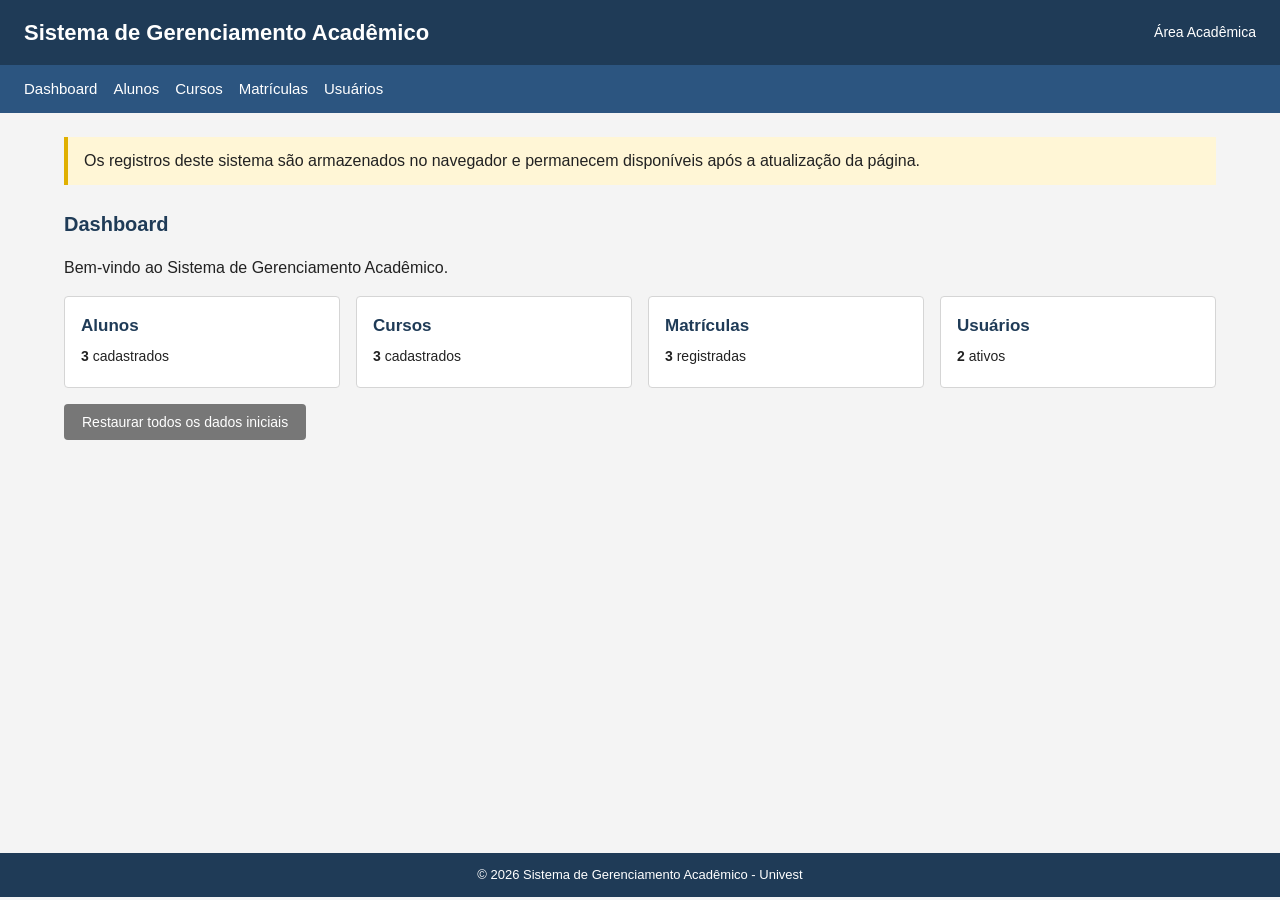
<file: index.html>
<!DOCTYPE html>
<html lang="pt-br">
<head>
    <meta charset="UTF-8">
    <meta name="viewport" content="width=device-width, initial-scale=1.0">
    <title>Dashboard | Sistema Acadêmico</title>
    <link rel="stylesheet" href="css/style.css">
</head>
<body>
    <header class="cabecalho">
        <h1>Sistema de Gerenciamento Acadêmico</h1>
        <span>Área Acadêmica</span>
    </header>
    <nav aria-label="Navegação principal">
        <ul>
            <li><a href="index.html">Dashboard</a></li>
            <li><a href="alunos.html">Alunos</a></li>
            <li><a href="cursos.html">Cursos</a></li>
            <li><a href="matriculas.html">Matrículas</a></li>
            <li><a href="usuarios.html">Usuários</a></li>
        </ul>
    </nav>

    <main>
        <aside class="aviso">
            <p>Os registros deste sistema são armazenados no navegador e permanecem disponíveis após a atualização da página.</p>
        </aside>
        <section id="dashboard">
            <h2>Dashboard</h2>
            <p>Bem-vindo ao Sistema de Gerenciamento Acadêmico.</p>
            <div class="cards">
                <article class="card">
                    <h3>Alunos</h3>
                    <p><strong id="total-alunos">0</strong> cadastrados</p>
                </article>
                <article class="card">
                    <h3>Cursos</h3>
                    <p><strong id="total-cursos">0</strong> cadastrados</p>
                </article>
                <article class="card">
                    <h3>Matrículas</h3>
                    <p><strong id="total-matriculas">0</strong> registradas</p>
                </article>
                <article class="card">
                    <h3>Usuários</h3>
                    <p><strong id="total-usuarios-ativos">0</strong> ativos</p>
                </article>
            </div>
            <div class="acoes acoes-inicio">
                <button type="button" id="btn-restaurar-todos" class="botao-secundario">Restaurar todos os dados iniciais</button>
            </div>
            <p id="mensagem-dashboard" class="mensagem" aria-live="polite"></p>
        </section>
    </main>
    <footer>
        <p>&copy; 2026 Sistema de Gerenciamento Acadêmico - Univest</p>
    </footer>
    <script src="js/dados.js"></script>
    <script src="js/storage.js"></script>
    <script src="js/app.js"></script>
</body>
</html>
</file>
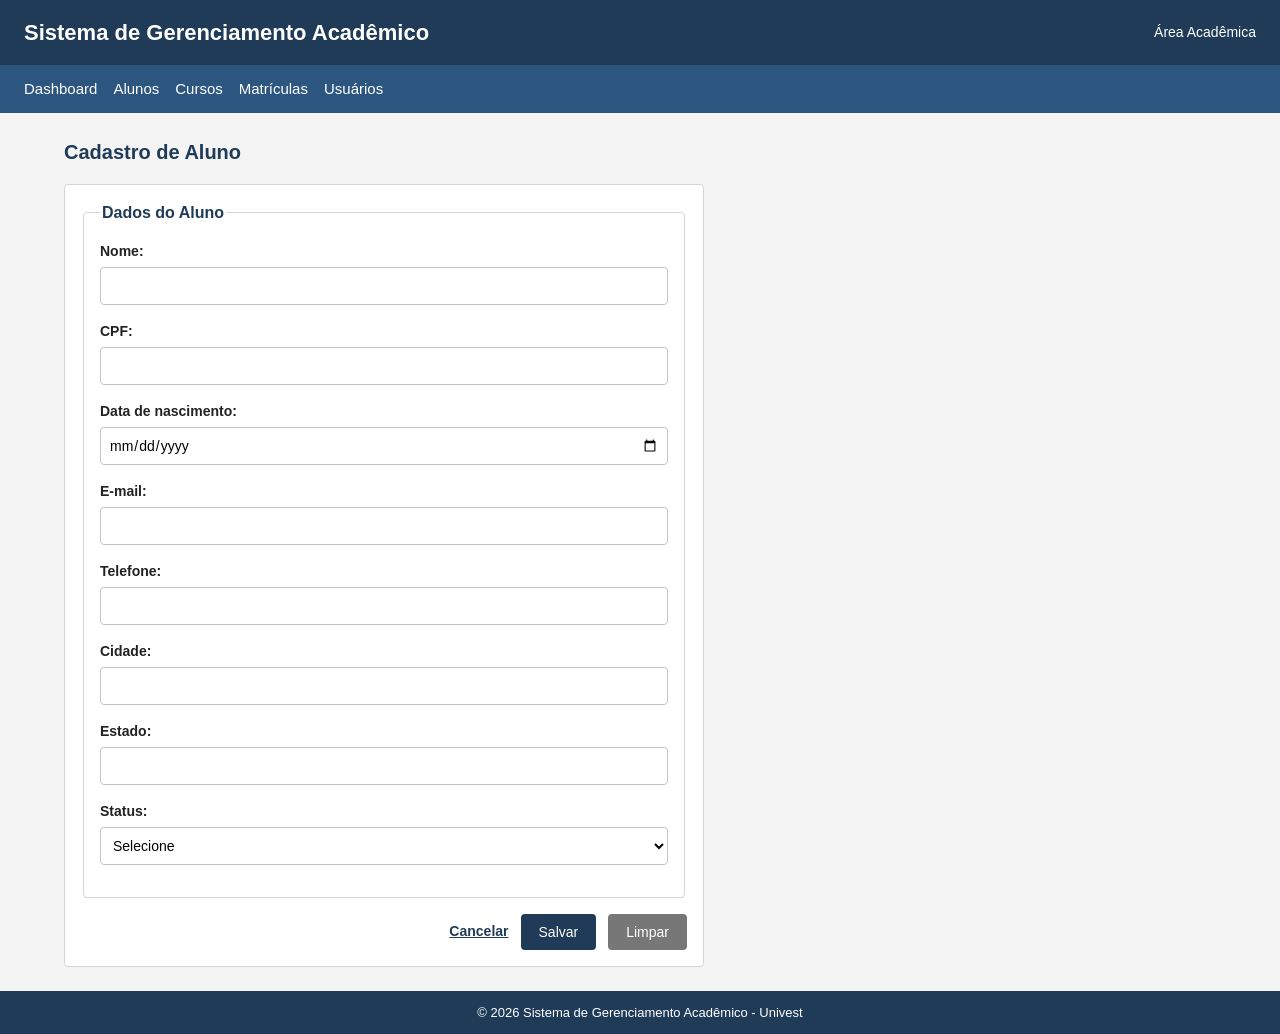
<file: aluno-form.html>
<!DOCTYPE html>
<html lang="pt-br">
<head>
    <meta charset="UTF-8">
    <meta name="viewport" content="width=device-width, initial-scale=1.0">
    <title>Cadastro de Aluno | Sistema Acadêmico</title>
    <link rel="stylesheet" href="css/style.css">
</head>
<body>
    <header class="cabecalho">
        <h1>Sistema de Gerenciamento Acadêmico</h1>
        <span>Área Acadêmica</span>
    </header>
    <nav aria-label="Navegação principal">
        <ul>
            <li><a href="index.html">Dashboard</a></li>
            <li><a href="alunos.html">Alunos</a></li>
            <li><a href="cursos.html">Cursos</a></li>
            <li><a href="matriculas.html">Matrículas</a></li>
            <li><a href="usuarios.html">Usuários</a></li>
        </ul>
    </nav>

    <main>
        <h2 id="titulo-form-aluno">Cadastro de Aluno</h2>
        <form id="form-aluno">
            <input type="hidden" id="aluno-id" name="id">
            <fieldset>
                <legend>Dados do Aluno</legend>
                <p>
                    <label for="aluno-nome">Nome:</label>
                    <input type="text" id="aluno-nome" name="nome" minlength="3" required>
                </p>
                <p>
                    <label for="aluno-cpf">CPF:</label>
                    <input type="text" id="aluno-cpf" name="cpf" maxlength="14" required>
                </p>
                <p>
                    <label for="aluno-nascimento">Data de nascimento:</label>
                    <input type="date" id="aluno-nascimento" name="nascimento">
                </p>
                <p>
                    <label for="aluno-email">E-mail:</label>
                    <input type="email" id="aluno-email" name="email" required>
                </p>
                <p>
                    <label for="aluno-telefone">Telefone:</label>
                    <input type="tel" id="aluno-telefone" name="telefone">
                </p>
                <p>
                    <label for="aluno-cidade">Cidade:</label>
                    <input type="text" id="aluno-cidade" name="cidade">
                </p>
                <p>
                    <label for="aluno-estado">Estado:</label>
                    <input type="text" id="aluno-estado" name="estado" maxlength="2">
                </p>
                <p>
                    <label for="aluno-status">Status:</label>
                    <select id="aluno-status" name="status" required>
                        <option value="">Selecione</option>
                        <option value="ativo">Ativo</option>
                        <option value="inativo">Inativo</option>
                    </select>
                </p>
            </fieldset>
            <div class="acoes">
                <a class="link-acao" href="alunos.html">Cancelar</a>
                <button type="submit">Salvar</button>
                <button type="reset" class="botao-secundario">Limpar</button>
            </div>
        </form>
    </main>
    <footer>
        <p>&copy; 2026 Sistema de Gerenciamento Acadêmico - Univest</p>
    </footer>
    <script src="js/dados.js"></script>
    <script src="js/storage.js"></script>
    <script src="js/app.js"></script>
</body>
</html>
</file>
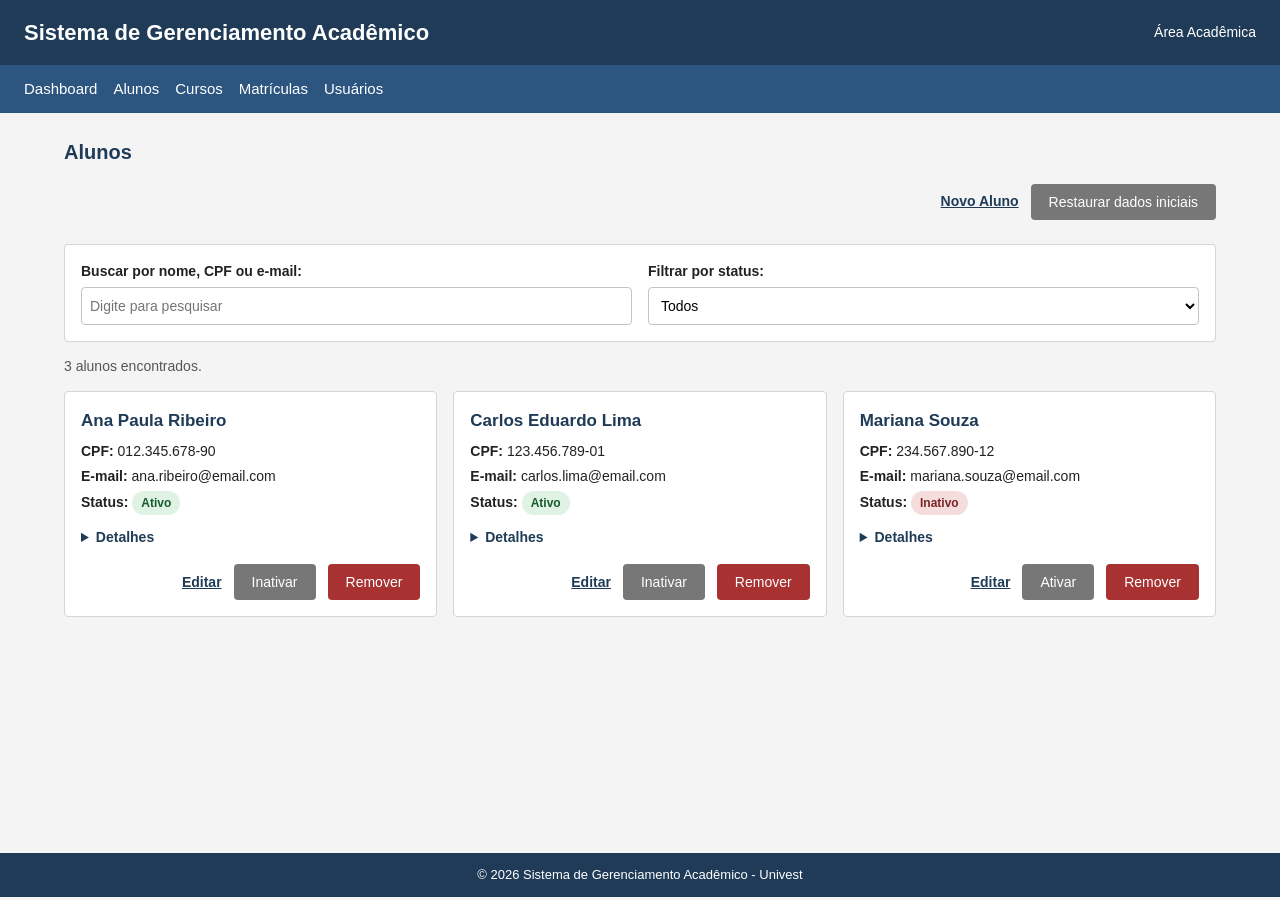
<file: alunos.html>
<!DOCTYPE html>
<html lang="pt-br">
<head>
    <meta charset="UTF-8">
    <meta name="viewport" content="width=device-width, initial-scale=1.0">
    <title>Alunos | Sistema Acadêmico</title>
    <link rel="stylesheet" href="css/style.css">
</head>
<body>
    <header class="cabecalho">
        <h1>Sistema de Gerenciamento Acadêmico</h1>
        <span>Área Acadêmica</span>
    </header>
    <nav aria-label="Navegação principal">
        <ul>
            <li><a href="index.html">Dashboard</a></li>
            <li><a href="alunos.html">Alunos</a></li>
            <li><a href="cursos.html">Cursos</a></li>
            <li><a href="matriculas.html">Matrículas</a></li>
            <li><a href="usuarios.html">Usuários</a></li>
        </ul>
    </nav>

    <main>
        <h2>Alunos</h2>
        <div class="acoes">
            <a class="link-acao" href="aluno-form.html">Novo Aluno</a>
            <button type="button" id="btn-restaurar-alunos" class="botao-secundario">Restaurar dados iniciais</button>
        </div>
        <section class="filtros" aria-label="Busca e filtros de alunos">
            <div class="campo-filtro">
                <label for="busca-alunos">Buscar por nome, CPF ou e-mail:</label>
                <input type="search" id="busca-alunos" placeholder="Digite para pesquisar">
            </div>
            <div class="campo-filtro">
                <label for="filtro-status-alunos">Filtrar por status:</label>
                <select id="filtro-status-alunos">
                    <option value="todos">Todos</option>
                    <option value="ativo">Ativos</option>
                    <option value="inativo">Inativos</option>
                </select>
            </div>
        </section>
        <p id="contador-alunos" class="texto-apoio" aria-live="polite"></p>
        <div id="lista-alunos" class="lista-cards" aria-live="polite"></div>
    </main>
    <footer>
        <p>&copy; 2026 Sistema de Gerenciamento Acadêmico - Univest</p>
    </footer>
    <script src="js/dados.js"></script>
    <script src="js/storage.js"></script>
    <script src="js/app.js"></script>
</body>
</html>
</file>
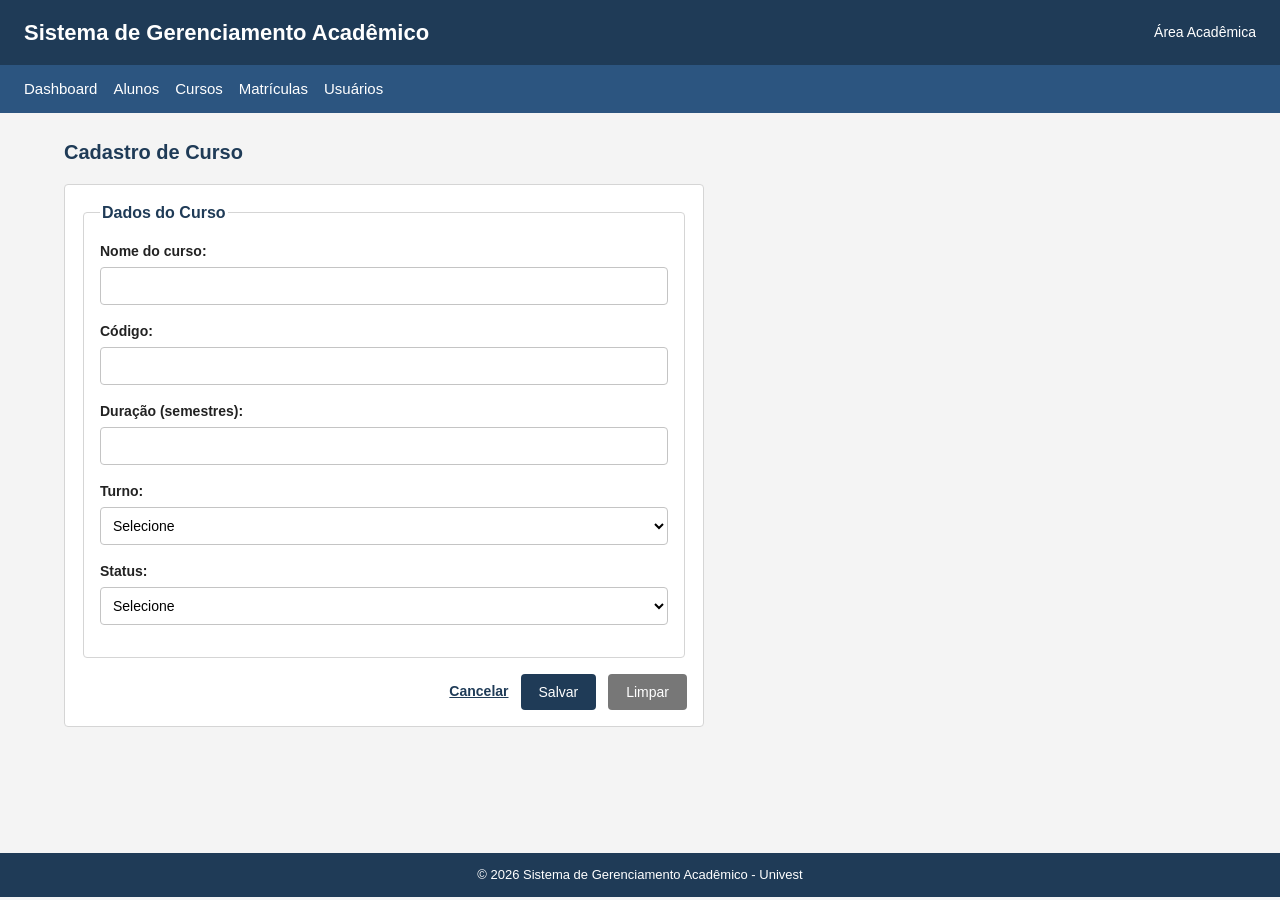
<file: curso-form.html>
<!DOCTYPE html>
<html lang="pt-br">
<head>
    <meta charset="UTF-8">
    <meta name="viewport" content="width=device-width, initial-scale=1.0">
    <title>Cadastro de Curso | Sistema Acadêmico</title>
    <link rel="stylesheet" href="css/style.css">
</head>
<body>
    <header class="cabecalho">
        <h1>Sistema de Gerenciamento Acadêmico</h1>
        <span>Área Acadêmica</span>
    </header>
    <nav aria-label="Navegação principal">
        <ul>
            <li><a href="index.html">Dashboard</a></li>
            <li><a href="alunos.html">Alunos</a></li>
            <li><a href="cursos.html">Cursos</a></li>
            <li><a href="matriculas.html">Matrículas</a></li>
            <li><a href="usuarios.html">Usuários</a></li>
        </ul>
    </nav>

    <main>
        <h2 id="titulo-form-curso">Cadastro de Curso</h2>
        <form id="form-curso">
            <input type="hidden" id="curso-id" name="id">
            <fieldset>
                <legend>Dados do Curso</legend>
                <p>
                    <label for="curso-nome">Nome do curso:</label>
                    <input type="text" id="curso-nome" name="nome" minlength="3" required>
                </p>
                <p>
                    <label for="curso-codigo">Código:</label>
                    <input type="text" id="curso-codigo" name="codigo" required>
                </p>
                <p>
                    <label for="curso-duracao">Duração (semestres):</label>
                    <input type="number" id="curso-duracao" name="duracao" min="1" max="12" required>
                </p>
                <p>
                    <label for="curso-turno">Turno:</label>
                    <select id="curso-turno" name="turno" required>
                        <option value="">Selecione</option>
                        <option value="matutino">Matutino</option>
                        <option value="vespertino">Vespertino</option>
                        <option value="noturno">Noturno</option>
                    </select>
                </p>
                <p>
                    <label for="curso-status">Status:</label>
                    <select id="curso-status" name="status" required>
                        <option value="">Selecione</option>
                        <option value="ativo">Ativo</option>
                        <option value="inativo">Inativo</option>
                    </select>
                </p>
            </fieldset>
            <div class="acoes">
                <a class="link-acao" href="cursos.html">Cancelar</a>
                <button type="submit">Salvar</button>
                <button type="reset" class="botao-secundario">Limpar</button>
            </div>
        </form>
    </main>
    <footer>
        <p>&copy; 2026 Sistema de Gerenciamento Acadêmico - Univest</p>
    </footer>
    <script src="js/dados.js"></script>
    <script src="js/storage.js"></script>
    <script src="js/app.js"></script>
</body>
</html>
</file>
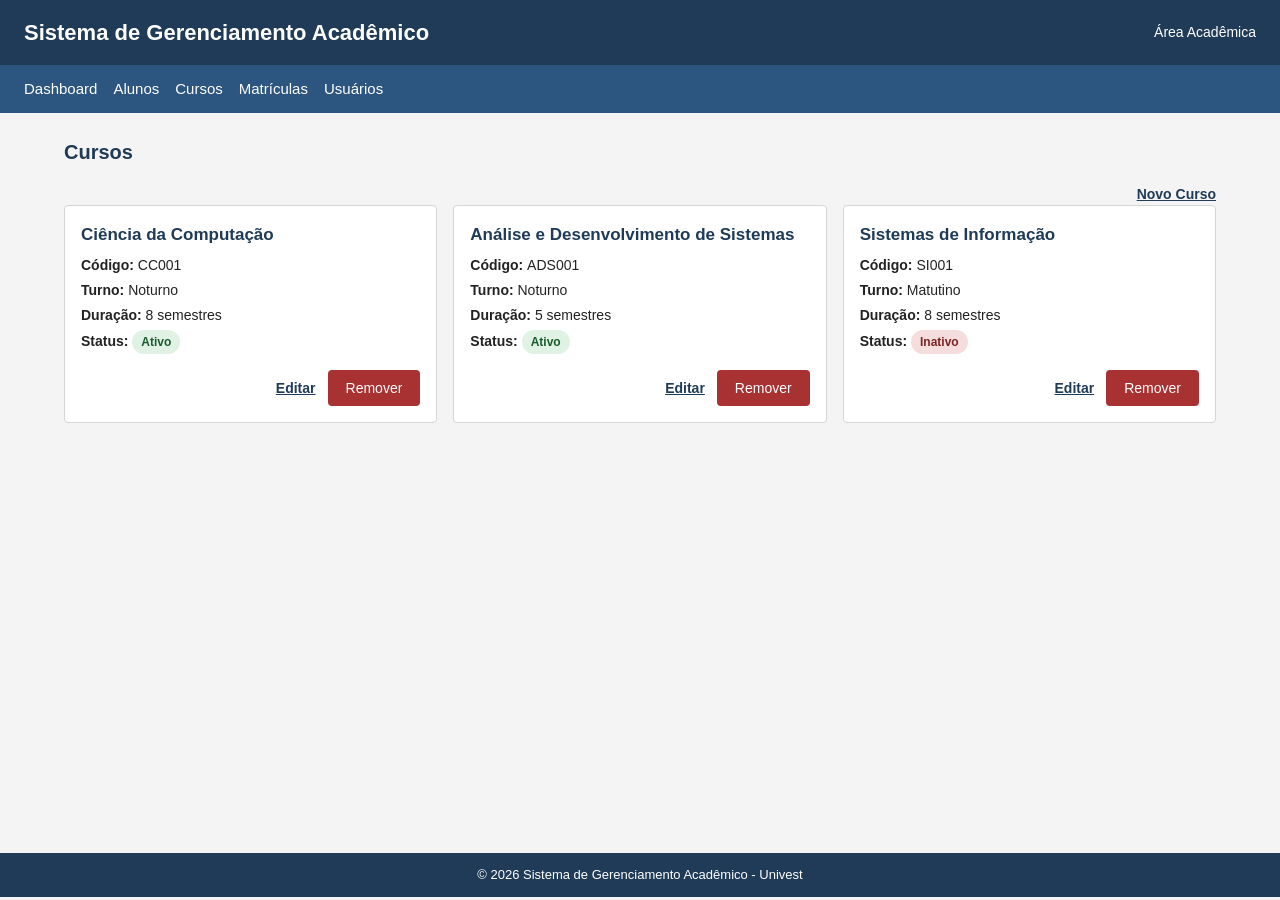
<file: cursos.html>
<!DOCTYPE html>
<html lang="pt-br">
<head>
    <meta charset="UTF-8">
    <meta name="viewport" content="width=device-width, initial-scale=1.0">
    <title>Cursos | Sistema Acadêmico</title>
    <link rel="stylesheet" href="css/style.css">
</head>
<body>
    <header class="cabecalho">
        <h1>Sistema de Gerenciamento Acadêmico</h1>
        <span>Área Acadêmica</span>
    </header>
    <nav aria-label="Navegação principal">
        <ul>
            <li><a href="index.html">Dashboard</a></li>
            <li><a href="alunos.html">Alunos</a></li>
            <li><a href="cursos.html">Cursos</a></li>
            <li><a href="matriculas.html">Matrículas</a></li>
            <li><a href="usuarios.html">Usuários</a></li>
        </ul>
    </nav>

    <main>
        <h2>Cursos</h2>
        <div class="acoes">
            <a class="link-acao" href="curso-form.html">Novo Curso</a>
        </div>
        <div id="lista-cursos" class="lista-cards" aria-live="polite"></div>
    </main>
    <footer>
        <p>&copy; 2026 Sistema de Gerenciamento Acadêmico - Univest</p>
    </footer>
    <script src="js/dados.js"></script>
    <script src="js/storage.js"></script>
    <script src="js/app.js"></script>
</body>
</html>
</file>
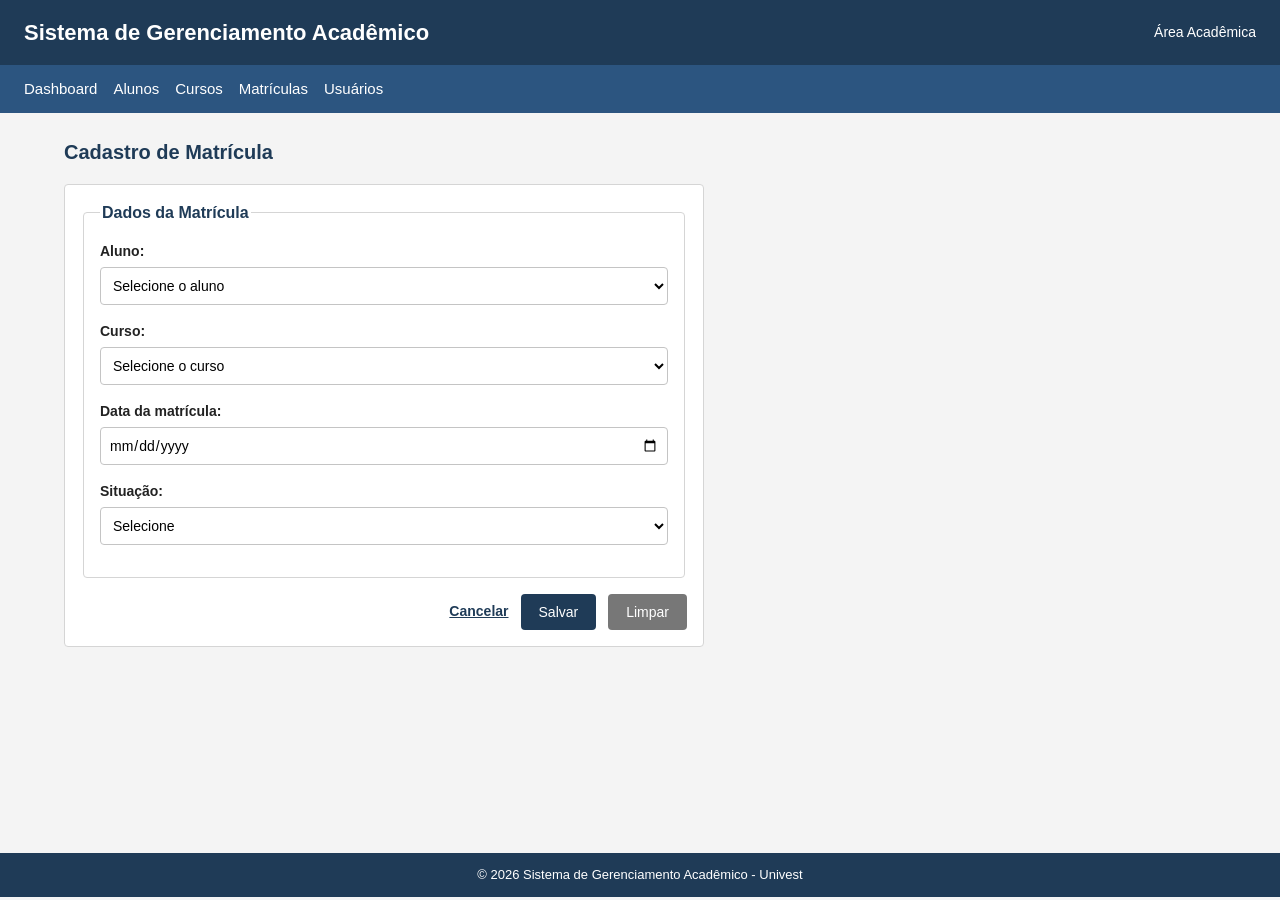
<file: matricula-form.html>
<!DOCTYPE html>
<html lang="pt-br">
<head>
    <meta charset="UTF-8">
    <meta name="viewport" content="width=device-width, initial-scale=1.0">
    <title>Cadastro de Matrícula | Sistema Acadêmico</title>
    <link rel="stylesheet" href="css/style.css">
</head>
<body>
    <header class="cabecalho">
        <h1>Sistema de Gerenciamento Acadêmico</h1>
        <span>Área Acadêmica</span>
    </header>
    <nav aria-label="Navegação principal">
        <ul>
            <li><a href="index.html">Dashboard</a></li>
            <li><a href="alunos.html">Alunos</a></li>
            <li><a href="cursos.html">Cursos</a></li>
            <li><a href="matriculas.html">Matrículas</a></li>
            <li><a href="usuarios.html">Usuários</a></li>
        </ul>
    </nav>

    <main>
        <h2 id="titulo-form-matricula">Cadastro de Matrícula</h2>
        <form id="form-matricula">
            <input type="hidden" id="matricula-id" name="id">
            <fieldset>
                <legend>Dados da Matrícula</legend>
                <p>
                    <label for="matricula-aluno">Aluno:</label>
                    <select id="matricula-aluno" name="alunoId" required>
                        <option value="">Selecione</option>
                    </select>
                </p>
                <p>
                    <label for="matricula-curso">Curso:</label>
                    <select id="matricula-curso" name="cursoId" required>
                        <option value="">Selecione</option>
                    </select>
                </p>
                <p>
                    <label for="matricula-data">Data da matrícula:</label>
                    <input type="date" id="matricula-data" name="data" required>
                </p>
                <p>
                    <label for="matricula-situacao">Situação:</label>
                    <select id="matricula-situacao" name="situacao" required>
                        <option value="">Selecione</option>
                        <option value="ativa">Ativa</option>
                        <option value="trancada">Trancada</option>
                        <option value="cancelada">Cancelada</option>
                    </select>
                </p>
            </fieldset>
            <div class="acoes">
                <a class="link-acao" href="matriculas.html">Cancelar</a>
                <button type="submit">Salvar</button>
                <button type="reset" class="botao-secundario">Limpar</button>
            </div>
        </form>
    </main>
    <footer>
        <p>&copy; 2026 Sistema de Gerenciamento Acadêmico - Univest</p>
    </footer>
    <script src="js/dados.js"></script>
    <script src="js/storage.js"></script>
    <script src="js/app.js"></script>
</body>
</html>
</file>
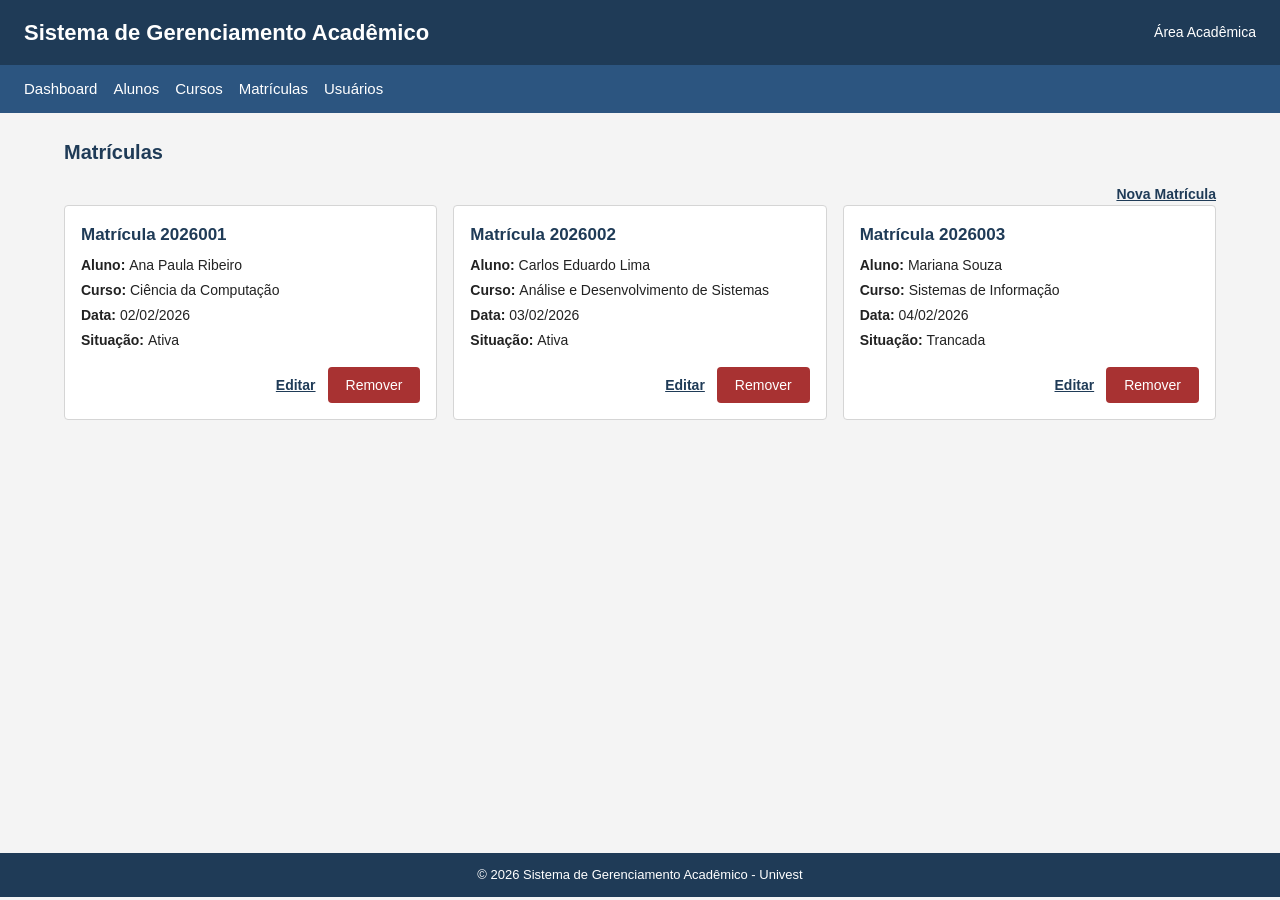
<file: matriculas.html>
<!DOCTYPE html>
<html lang="pt-br">
<head>
    <meta charset="UTF-8">
    <meta name="viewport" content="width=device-width, initial-scale=1.0">
    <title>Matrículas | Sistema Acadêmico</title>
    <link rel="stylesheet" href="css/style.css">
</head>
<body>
    <header class="cabecalho">
        <h1>Sistema de Gerenciamento Acadêmico</h1>
        <span>Área Acadêmica</span>
    </header>
    <nav aria-label="Navegação principal">
        <ul>
            <li><a href="index.html">Dashboard</a></li>
            <li><a href="alunos.html">Alunos</a></li>
            <li><a href="cursos.html">Cursos</a></li>
            <li><a href="matriculas.html">Matrículas</a></li>
            <li><a href="usuarios.html">Usuários</a></li>
        </ul>
    </nav>

    <main>
        <h2>Matrículas</h2>
        <div class="acoes">
            <a class="link-acao" href="matricula-form.html">Nova Matrícula</a>
        </div>
        <div id="lista-matriculas" class="lista-cards" aria-live="polite"></div>
    </main>
    <footer>
        <p>&copy; 2026 Sistema de Gerenciamento Acadêmico - Univest</p>
    </footer>
    <script src="js/dados.js"></script>
    <script src="js/storage.js"></script>
    <script src="js/app.js"></script>
</body>
</html>
</file>
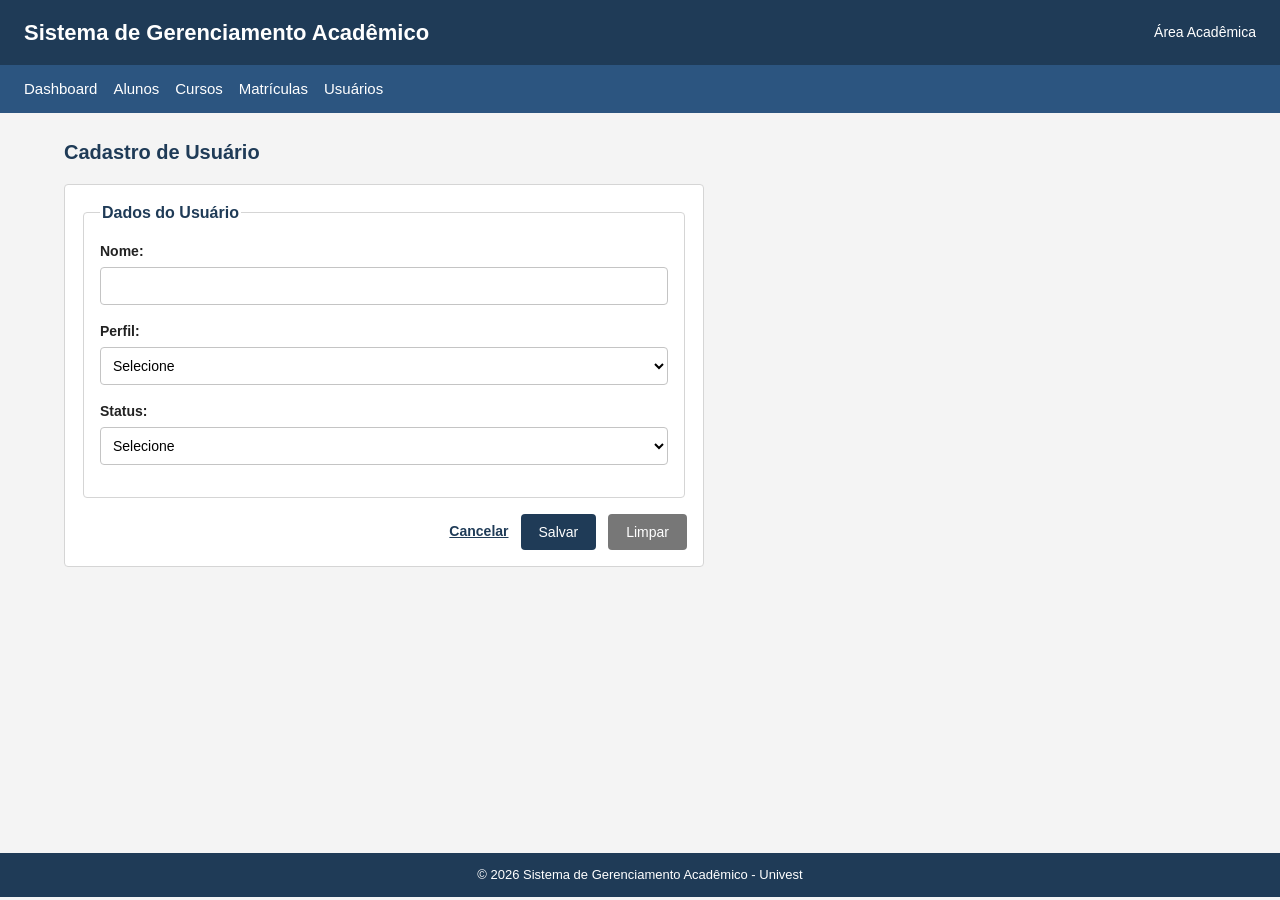
<file: usuario-form.html>
<!DOCTYPE html>
<html lang="pt-br">
<head>
    <meta charset="UTF-8">
    <meta name="viewport" content="width=device-width, initial-scale=1.0">
    <title>Cadastro de Usuário | Sistema Acadêmico</title>
    <link rel="stylesheet" href="css/style.css">
</head>
<body>
    <header class="cabecalho">
        <h1>Sistema de Gerenciamento Acadêmico</h1>
        <span>Área Acadêmica</span>
    </header>
    <nav aria-label="Navegação principal">
        <ul>
            <li><a href="index.html">Dashboard</a></li>
            <li><a href="alunos.html">Alunos</a></li>
            <li><a href="cursos.html">Cursos</a></li>
            <li><a href="matriculas.html">Matrículas</a></li>
            <li><a href="usuarios.html">Usuários</a></li>
        </ul>
    </nav>

    <main>
        <h2 id="titulo-form-usuario">Cadastro de Usuário</h2>
        <form id="form-usuario">
            <input type="hidden" id="usuario-id" name="id">
            <fieldset>
                <legend>Dados do Usuário</legend>
                <p>
                    <label for="usuario-nome">Nome:</label>
                    <input type="text" id="usuario-nome" name="nome" minlength="3" required>
                </p>
                <p>
                    <label for="usuario-perfil">Perfil:</label>
                    <select id="usuario-perfil" name="perfil" required>
                        <option value="">Selecione</option>
                        <option value="administrador">Administrador</option>
                        <option value="secretaria">Secretaria</option>
                        <option value="professor">Professor</option>
                    </select>
                </p>
                <p>
                    <label for="usuario-status">Status:</label>
                    <select id="usuario-status" name="status" required>
                        <option value="">Selecione</option>
                        <option value="ativo">Ativo</option>
                        <option value="inativo">Inativo</option>
                    </select>
                </p>
            </fieldset>
            <div class="acoes">
                <a class="link-acao" href="usuarios.html">Cancelar</a>
                <button type="submit">Salvar</button>
                <button type="reset" class="botao-secundario">Limpar</button>
            </div>
        </form>
    </main>
    <footer>
        <p>&copy; 2026 Sistema de Gerenciamento Acadêmico - Univest</p>
    </footer>
    <script src="js/dados.js"></script>
    <script src="js/storage.js"></script>
    <script src="js/app.js"></script>
</body>
</html>
</file>
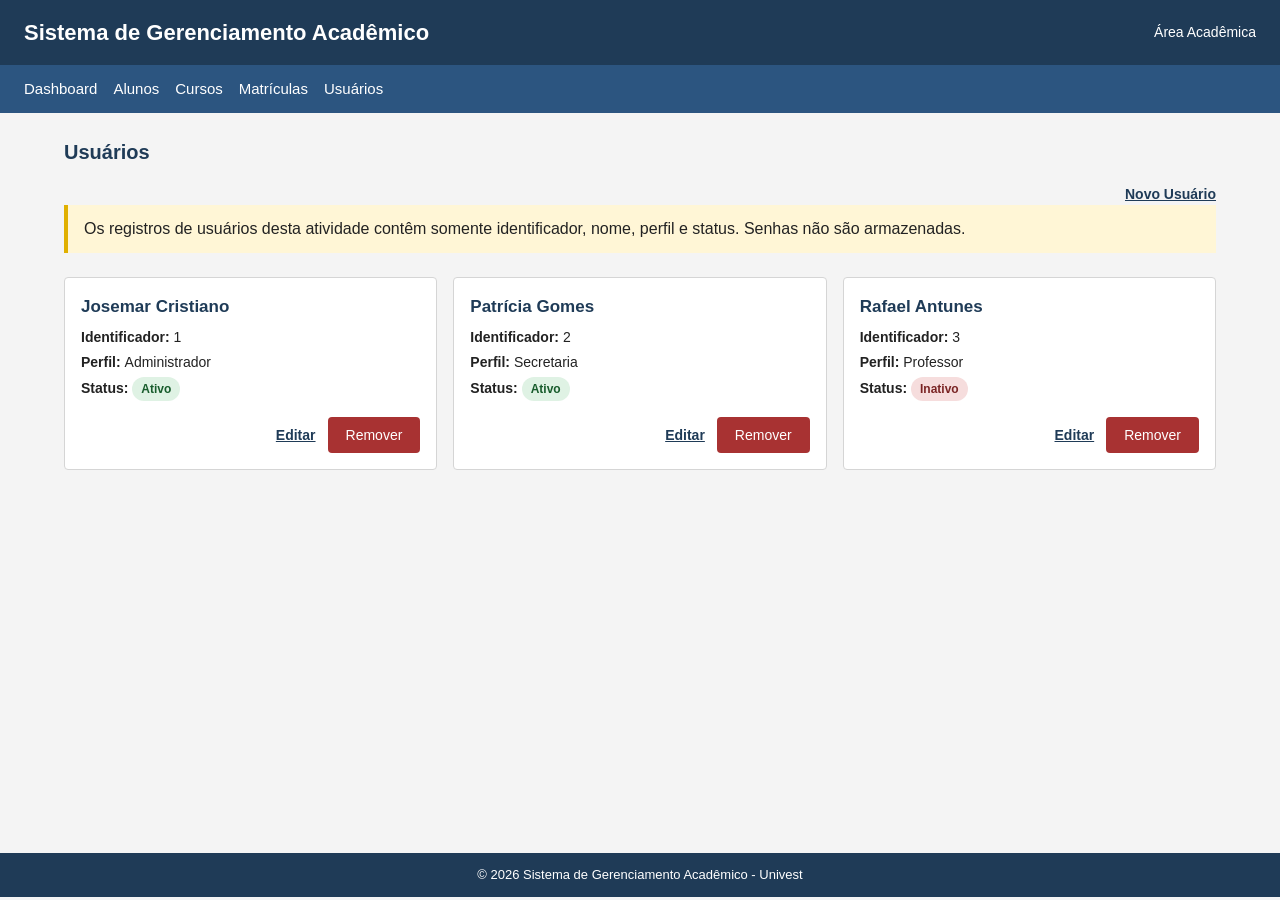
<file: usuarios.html>
<!DOCTYPE html>
<html lang="pt-br">
<head>
    <meta charset="UTF-8">
    <meta name="viewport" content="width=device-width, initial-scale=1.0">
    <title>Usuários | Sistema Acadêmico</title>
    <link rel="stylesheet" href="css/style.css">
</head>
<body>
    <header class="cabecalho">
        <h1>Sistema de Gerenciamento Acadêmico</h1>
        <span>Área Acadêmica</span>
    </header>
    <nav aria-label="Navegação principal">
        <ul>
            <li><a href="index.html">Dashboard</a></li>
            <li><a href="alunos.html">Alunos</a></li>
            <li><a href="cursos.html">Cursos</a></li>
            <li><a href="matriculas.html">Matrículas</a></li>
            <li><a href="usuarios.html">Usuários</a></li>
        </ul>
    </nav>

    <main>
        <h2>Usuários</h2>
        <div class="acoes">
            <a class="link-acao" href="usuario-form.html">Novo Usuário</a>
        </div>
        <div class="aviso">
            <p>Os registros de usuários desta atividade contêm somente identificador, nome, perfil e status. Senhas não são armazenadas.</p>
        </div>
        <div id="lista-usuarios" class="lista-cards" aria-live="polite"></div>
    </main>
    <footer>
        <p>&copy; 2026 Sistema de Gerenciamento Acadêmico - Univest</p>
    </footer>
    <script src="js/dados.js"></script>
    <script src="js/storage.js"></script>
    <script src="js/app.js"></script>
</body>
</html>
</file>
<file: css/style.css>
* {
    box-sizing: border-box;
}

body {
    font-family: Arial, Helvetica, sans-serif;
    font-size: 16px;
    line-height: 1.5;
    color: #222222;
    background-color: #f4f4f4;
    margin: 0;
    padding: 0;
}

.cabecalho {
    display: flex;
    justify-content: space-between;
    align-items: center;
    flex-wrap: wrap;
    gap: 12px;
    background-color: #1f3b57;
    color: #ffffff;
    padding: 16px 24px;
}

.cabecalho h1 {
    font-size: 22px;
    margin: 0;
}

.cabecalho span {
    font-size: 14px;
}

nav {
    background-color: #2c5580;
    padding: 12px 24px;
}

nav ul {
    display: flex;
    flex-wrap: wrap;
    gap: 16px;
    margin: 0;
    padding: 0;
    list-style: none;
}

nav a {
    color: #ffffff;
    text-decoration: none;
    font-size: 15px;
}

nav a:hover,
nav a:focus {
    text-decoration: underline;
}

main {
    width: min(1200px, 100%);
    min-height: calc(100vh - 160px);
    margin: 0 auto;
    padding: 24px;
}

h2 {
    margin-top: 0;
    font-size: 20px;
    color: #1f3b57;
}

.aviso {
    background-color: #fff6d6;
    border-left: 4px solid #e0b000;
    padding: 12px 16px;
    margin-bottom: 24px;
}

.aviso p {
    margin: 0;
}

.cards,
.lista-cards {
    display: flex;
    flex-wrap: wrap;
    gap: 16px;
}

.card {
    flex: 1 1 250px;
    min-width: 240px;
    background-color: #ffffff;
    border: 1px solid #d5d5d5;
    border-radius: 4px;
    padding: 16px;
}

.card h3 {
    margin: 0 0 8px;
    font-size: 17px;
    color: #1f3b57;
}

.card p {
    margin: 4px 0;
    font-size: 14px;
    overflow-wrap: anywhere;
}

.card details {
    margin-top: 12px;
    font-size: 14px;
}

.card summary {
    color: #1f3b57;
    cursor: pointer;
    font-weight: bold;
}

.acoes {
    display: flex;
    justify-content: flex-end;
    align-items: center;
    flex-wrap: wrap;
    gap: 12px;
    margin-top: 16px;
}

.acoes-inicio {
    justify-content: flex-start;
}

button {
    background-color: #1f3b57;
    color: #ffffff;
    border: none;
    border-radius: 4px;
    padding: 10px 18px;
    font-size: 14px;
    cursor: pointer;
}

button:hover,
button:focus {
    background-color: #2c5580;
}

.botao-secundario {
    background-color: #777777;
}

.botao-secundario:hover,
.botao-secundario:focus {
    background-color: #626262;
}

.botao-perigo {
    background-color: #a83232;
}

.botao-perigo:hover,
.botao-perigo:focus {
    background-color: #852626;
}

.link-acao {
    color: #1f3b57;
    font-size: 14px;
    font-weight: bold;
}

form {
    background-color: #ffffff;
    border: 1px solid #d5d5d5;
    border-radius: 4px;
    padding: 16px;
    max-width: 640px;
}

fieldset {
    border: 1px solid #d5d5d5;
    border-radius: 4px;
    padding: 16px;
}

legend {
    font-weight: bold;
    color: #1f3b57;
}

form p {
    margin: 0 0 16px;
}

label {
    display: block;
    margin-bottom: 5px;
    font-size: 14px;
    font-weight: bold;
}

input,
select,
textarea {
    width: 100%;
    min-height: 38px;
    padding: 8px;
    border: 1px solid #c4c4c4;
    border-radius: 4px;
    font-size: 14px;
    font-family: Arial, Helvetica, sans-serif;
    background-color: #ffffff;
}

input:focus,
select:focus,
button:focus,
a:focus {
    outline: 2px solid #6b9cc8;
    outline-offset: 2px;
}

.filtros {
    display: flex;
    flex-wrap: wrap;
    gap: 16px;
    margin: 24px 0 12px;
    padding: 16px;
    background-color: #ffffff;
    border: 1px solid #d5d5d5;
    border-radius: 4px;
}

.campo-filtro {
    flex: 1 1 240px;
}

.texto-apoio,
.mensagem {
    color: #555555;
    font-size: 14px;
}

.mensagem {
    margin-top: 12px;
}

.status {
    display: inline-block;
    padding: 3px 9px;
    border-radius: 12px;
    font-size: 12px;
    font-weight: bold;
    text-transform: capitalize;
}

.status-ativo {
    color: #185c2c;
    background-color: #dff2e4;
}

.status-inativo {
    color: #7a2424;
    background-color: #f6dddd;
}

.vazio {
    flex-basis: 100%;
    color: #666666;
    background-color: #ffffff;
    border: 1px dashed #bdbdbd;
    border-radius: 4px;
    padding: 18px;
}

footer {
    background-color: #1f3b57;
    color: #ffffff;
    text-align: center;
    padding: 12px;
    font-size: 13px;
}

footer p {
    margin: 0;
}

@media (max-width: 600px) {
    .cabecalho {
        padding: 16px;
    }

    .cabecalho h1 {
        font-size: 19px;
    }

    nav {
        padding: 12px 16px;
    }

    nav ul {
        gap: 10px 16px;
    }

    main {
        padding: 18px 16px;
    }

    .acoes {
        justify-content: flex-start;
    }

    .card {
        flex-basis: 100%;
    }
}
</file>
